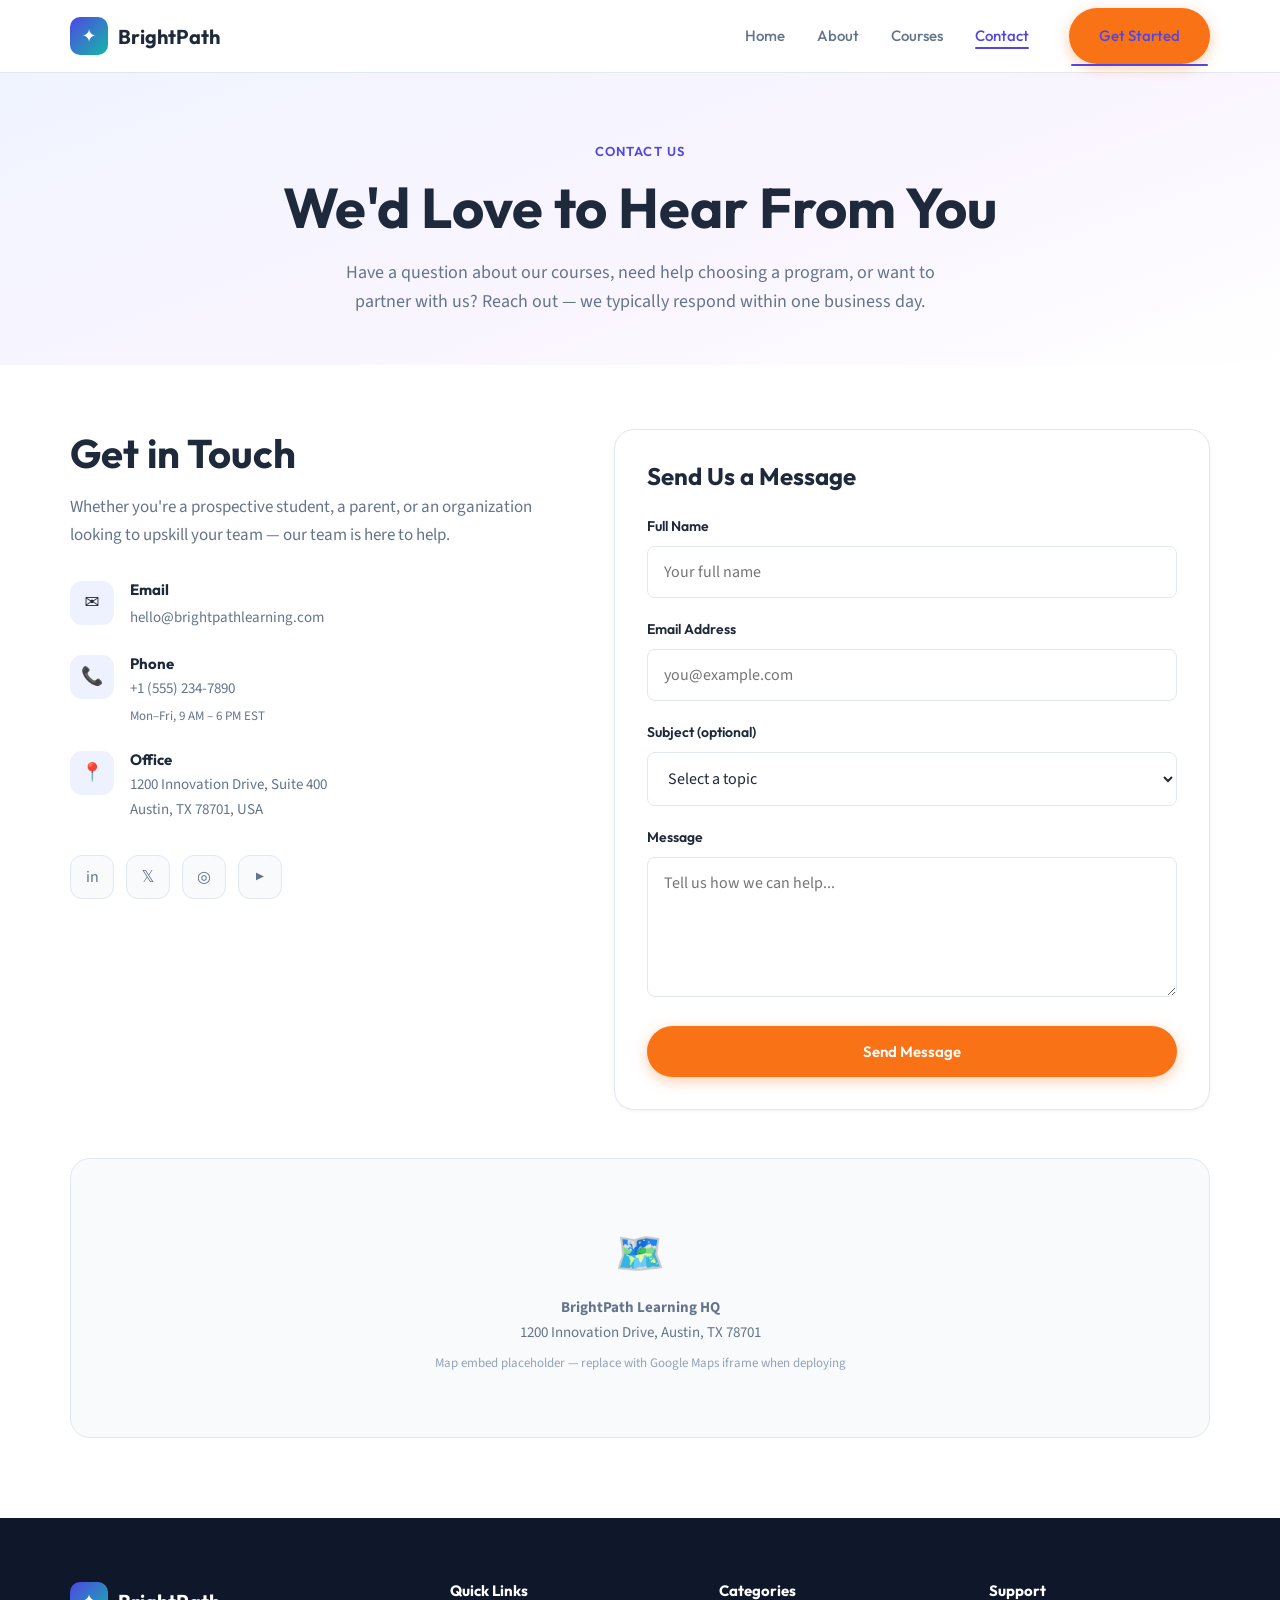
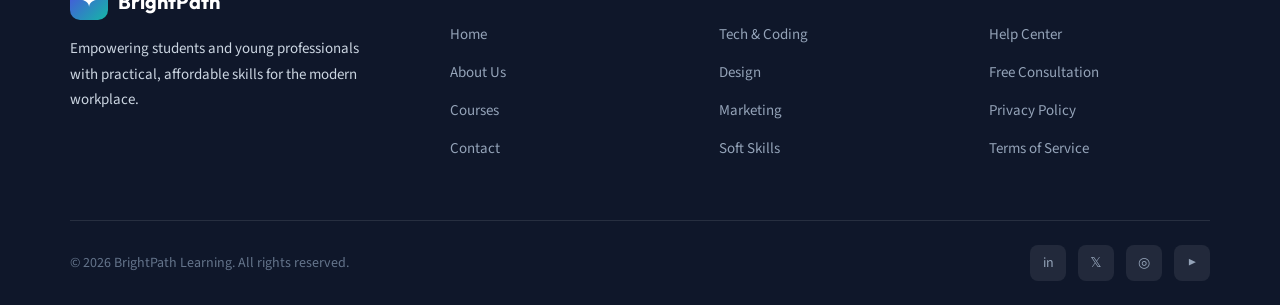
<file: contact.html>
<!DOCTYPE html>
<html lang="en">
<head>
  <meta charset="UTF-8">
  <meta name="viewport" content="width=device-width, initial-scale=1.0">
  <meta name="description" content="Get in touch with BrightPath Learning. Book a free consultation, ask questions, or reach our support team.">
  <title>Contact Us | BrightPath Learning</title>
  <link rel="preconnect" href="https://fonts.googleapis.com">
  <link rel="preconnect" href="https://fonts.gstatic.com" crossorigin>
  <link href="https://fonts.googleapis.com/css2?family=Outfit:wght@500;600;700&family=Source+Sans+3:wght@400;500;600&display=swap" rel="stylesheet">
  <link rel="stylesheet" href="styles.css">
</head>
<body>

  <header class="site-header">
    <div class="container nav">
      <a href="index.html" class="logo">
        <span class="logo-icon" aria-hidden="true">✦</span>
        BrightPath
      </a>
      <button class="nav-toggle" aria-label="Toggle navigation" aria-expanded="false">
        <span></span><span></span><span></span>
      </button>
      <ul class="nav-links">
        <li><a href="index.html">Home</a></li>
        <li><a href="about.html">About</a></li>
        <li><a href="courses.html">Courses</a></li>
        <li><a href="contact.html">Contact</a></li>
        <li><a href="contact.html" class="btn btn-primary nav-cta">Get Started</a></li>
      </ul>
    </div>
  </header>

  <main>
    <section class="page-hero">
      <div class="container">
        <span class="section-label">Contact Us</span>
        <h1>We'd Love to Hear From You</h1>
        <p>Have a question about our courses, need help choosing a program, or want to partner with us? Reach out — we typically respond within one business day.</p>
      </div>
    </section>

    <section class="contact-section">
      <div class="container contact-grid">
        <div class="contact-info">
          <h2>Get in Touch</h2>
          <p>Whether you're a prospective student, a parent, or an organization looking to upskill your team — our team is here to help.</p>

          <div class="contact-detail">
            <div class="contact-detail-icon" aria-hidden="true">✉️</div>
            <div>
              <h4>Email</h4>
              <a href="mailto:hello@brightpathlearning.com">hello@brightpathlearning.com</a>
            </div>
          </div>

          <div class="contact-detail">
            <div class="contact-detail-icon" aria-hidden="true">📞</div>
            <div>
              <h4>Phone</h4>
              <p>+1 (555) 234-7890</p>
              <p style="font-size: 0.8125rem; margin-top: 0.25rem;">Mon–Fri, 9 AM – 6 PM EST</p>
            </div>
          </div>

          <div class="contact-detail">
            <div class="contact-detail-icon" aria-hidden="true">📍</div>
            <div>
              <h4>Office</h4>
              <p>1200 Innovation Drive, Suite 400<br>Austin, TX 78701, USA</p>
            </div>
          </div>

          <div class="social-links">
            <a href="#" class="social-link" aria-label="LinkedIn">in</a>
            <a href="#" class="social-link" aria-label="Twitter">𝕏</a>
            <a href="#" class="social-link" aria-label="Instagram">◎</a>
            <a href="#" class="social-link" aria-label="YouTube">▶</a>
          </div>
        </div>

        <div class="contact-form-wrapper">
          <h2>Send Us a Message</h2>
          <div id="form-success" class="form-success" role="alert">
            Thank you! Your message has been received. We'll get back to you within one business day.
          </div>
          <form id="contact-form" novalidate>
            <div class="form-group">
              <label for="name">Full Name</label>
              <input type="text" id="name" name="name" placeholder="Your full name" required autocomplete="name">
              <p class="form-error">Please enter your name (at least 2 characters).</p>
            </div>
            <div class="form-group">
              <label for="email">Email Address</label>
              <input type="email" id="email" name="email" placeholder="you@example.com" required autocomplete="email">
              <p class="form-error">Please enter a valid email address.</p>
            </div>
            <div class="form-group">
              <label for="subject">Subject (optional)</label>
              <select id="subject" name="subject">
                <option value="">Select a topic</option>
                <option value="courses">Course inquiry</option>
                <option value="consultation">Free consultation</option>
                <option value="support">Technical support</option>
                <option value="partnership">Partnership / bulk enrollment</option>
                <option value="other">Other</option>
              </select>
            </div>
            <div class="form-group">
              <label for="message">Message</label>
              <textarea id="message" name="message" placeholder="Tell us how we can help..." required></textarea>
              <p class="form-error">Please enter a message (at least 2 characters).</p>
            </div>
            <button type="submit" class="btn btn-primary" style="width: 100%;">Send Message</button>
          </form>
        </div>
      </div>

      <div class="container">
        <div class="map-placeholder" aria-label="Map showing BrightPath Learning office location">
          <div class="map-placeholder-inner">
            <span aria-hidden="true">🗺️</span>
            <p><strong>BrightPath Learning HQ</strong><br>1200 Innovation Drive, Austin, TX 78701</p>
            <p style="font-size: 0.8125rem; margin-top: 0.5rem; color: var(--color-text-light);">Map embed placeholder — replace with Google Maps iframe when deploying</p>
          </div>
        </div>
      </div>
    </section>
  </main>

  <footer class="site-footer">
    <div class="container footer-grid">
      <div class="footer-brand">
        <a href="index.html" class="logo">
          <span class="logo-icon" aria-hidden="true">✦</span>
          BrightPath
        </a>
        <p>Empowering students and young professionals with practical, affordable skills for the modern workplace.</p>
      </div>
      <div class="footer-col">
        <h4>Quick Links</h4>
        <ul>
          <li><a href="index.html">Home</a></li>
          <li><a href="about.html">About Us</a></li>
          <li><a href="courses.html">Courses</a></li>
          <li><a href="contact.html">Contact</a></li>
        </ul>
      </div>
      <div class="footer-col">
        <h4>Categories</h4>
        <ul>
          <li><a href="courses.html">Tech &amp; Coding</a></li>
          <li><a href="courses.html">Design</a></li>
          <li><a href="courses.html">Marketing</a></li>
          <li><a href="courses.html">Soft Skills</a></li>
        </ul>
      </div>
      <div class="footer-col">
        <h4>Support</h4>
        <ul>
          <li><a href="contact.html">Help Center</a></li>
          <li><a href="contact.html">Free Consultation</a></li>
          <li><a href="#">Privacy Policy</a></li>
          <li><a href="#">Terms of Service</a></li>
        </ul>
      </div>
    </div>
    <div class="container footer-bottom">
      <p>&copy; 2026 BrightPath Learning. All rights reserved.</p>
      <div class="footer-social">
        <a href="#" aria-label="LinkedIn">in</a>
        <a href="#" aria-label="Twitter">𝕏</a>
        <a href="#" aria-label="Instagram">◎</a>
        <a href="#" aria-label="YouTube">▶</a>
      </div>
    </div>
  </footer>

  <script src="main.js"></script>
</body>
</html>
</file>
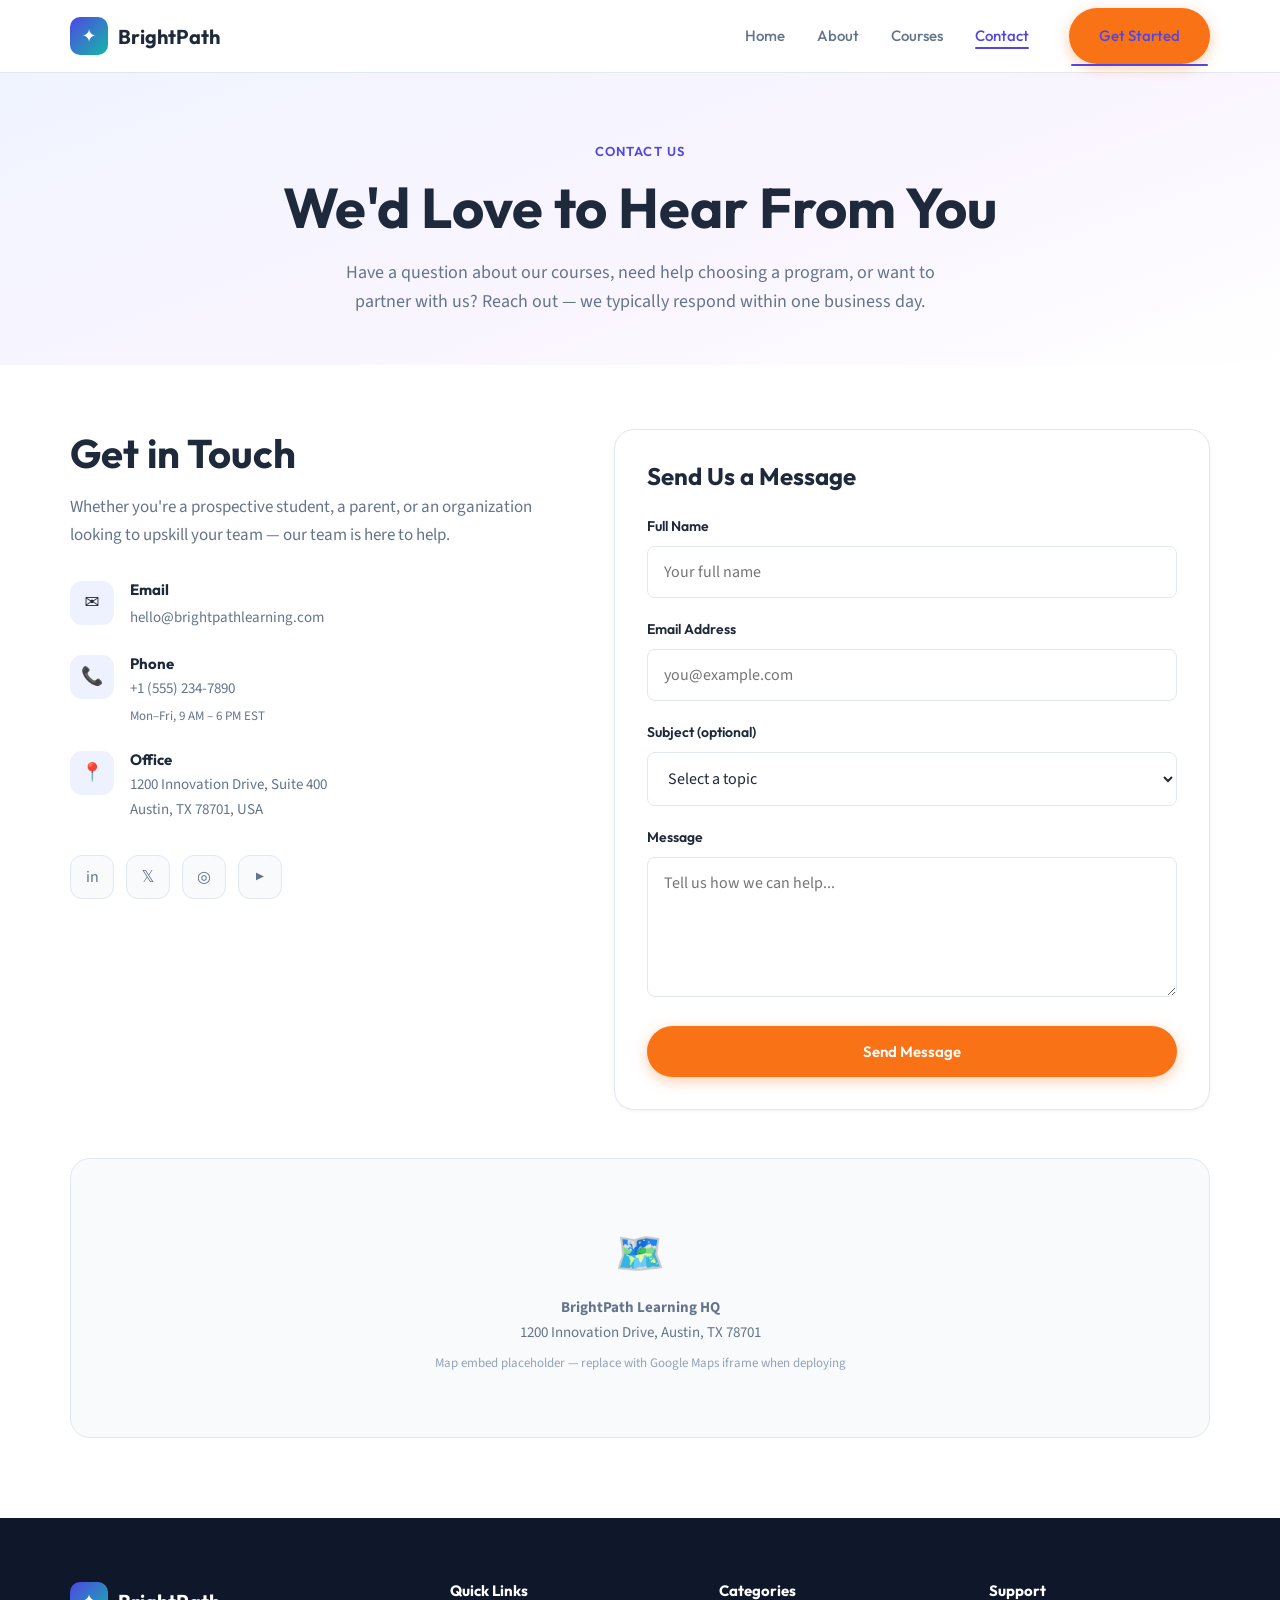
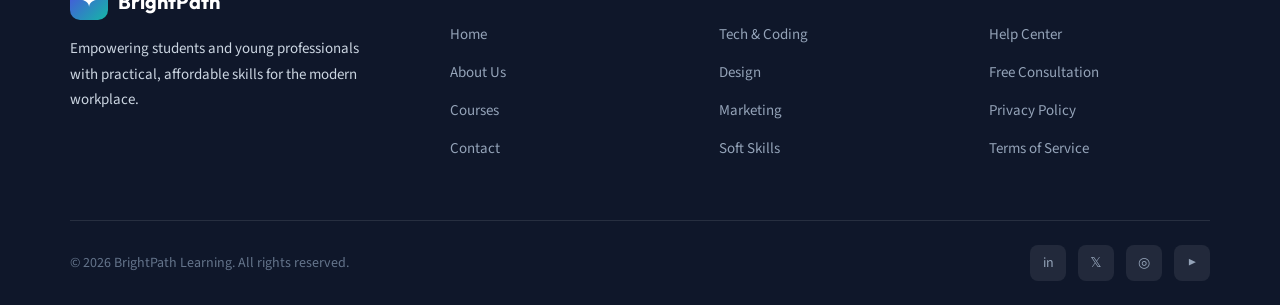
<file: brightpath-learning/contact.html>
<!DOCTYPE html>
<html lang="en">
<head>
  <meta charset="UTF-8">
  <meta name="viewport" content="width=device-width, initial-scale=1.0">
  <meta name="description" content="Get in touch with BrightPath Learning. Book a free consultation, ask questions, or reach our support team.">
  <title>Contact Us | BrightPath Learning</title>
  <link rel="preconnect" href="https://fonts.googleapis.com">
  <link rel="preconnect" href="https://fonts.gstatic.com" crossorigin>
  <link href="https://fonts.googleapis.com/css2?family=Outfit:wght@500;600;700&family=Source+Sans+3:wght@400;500;600&display=swap" rel="stylesheet">
  <link rel="stylesheet" href="css/styles.css">
</head>
<body>

  <header class="site-header">
    <div class="container nav">
      <a href="index.html" class="logo">
        <span class="logo-icon" aria-hidden="true">✦</span>
        BrightPath
      </a>
      <button class="nav-toggle" aria-label="Toggle navigation" aria-expanded="false">
        <span></span><span></span><span></span>
      </button>
      <ul class="nav-links">
        <li><a href="index.html">Home</a></li>
        <li><a href="about.html">About</a></li>
        <li><a href="courses.html">Courses</a></li>
        <li><a href="contact.html">Contact</a></li>
        <li><a href="contact.html" class="btn btn-primary nav-cta">Get Started</a></li>
      </ul>
    </div>
  </header>

  <main>
    <section class="page-hero">
      <div class="container">
        <span class="section-label">Contact Us</span>
        <h1>We'd Love to Hear From You</h1>
        <p>Have a question about our courses, need help choosing a program, or want to partner with us? Reach out — we typically respond within one business day.</p>
      </div>
    </section>

    <section class="contact-section">
      <div class="container contact-grid">
        <div class="contact-info">
          <h2>Get in Touch</h2>
          <p>Whether you're a prospective student, a parent, or an organization looking to upskill your team — our team is here to help.</p>

          <div class="contact-detail">
            <div class="contact-detail-icon" aria-hidden="true">✉️</div>
            <div>
              <h4>Email</h4>
              <a href="mailto:hello@brightpathlearning.com">hello@brightpathlearning.com</a>
            </div>
          </div>

          <div class="contact-detail">
            <div class="contact-detail-icon" aria-hidden="true">📞</div>
            <div>
              <h4>Phone</h4>
              <p>+1 (555) 234-7890</p>
              <p style="font-size: 0.8125rem; margin-top: 0.25rem;">Mon–Fri, 9 AM – 6 PM EST</p>
            </div>
          </div>

          <div class="contact-detail">
            <div class="contact-detail-icon" aria-hidden="true">📍</div>
            <div>
              <h4>Office</h4>
              <p>1200 Innovation Drive, Suite 400<br>Austin, TX 78701, USA</p>
            </div>
          </div>

          <div class="social-links">
            <a href="#" class="social-link" aria-label="LinkedIn">in</a>
            <a href="#" class="social-link" aria-label="Twitter">𝕏</a>
            <a href="#" class="social-link" aria-label="Instagram">◎</a>
            <a href="#" class="social-link" aria-label="YouTube">▶</a>
          </div>
        </div>

        <div class="contact-form-wrapper">
          <h2>Send Us a Message</h2>
          <div id="form-success" class="form-success" role="alert">
            Thank you! Your message has been received. We'll get back to you within one business day.
          </div>
          <form id="contact-form" novalidate>
            <div class="form-group">
              <label for="name">Full Name</label>
              <input type="text" id="name" name="name" placeholder="Your full name" required autocomplete="name">
              <p class="form-error">Please enter your name (at least 2 characters).</p>
            </div>
            <div class="form-group">
              <label for="email">Email Address</label>
              <input type="email" id="email" name="email" placeholder="you@example.com" required autocomplete="email">
              <p class="form-error">Please enter a valid email address.</p>
            </div>
            <div class="form-group">
              <label for="subject">Subject (optional)</label>
              <select id="subject" name="subject">
                <option value="">Select a topic</option>
                <option value="courses">Course inquiry</option>
                <option value="consultation">Free consultation</option>
                <option value="support">Technical support</option>
                <option value="partnership">Partnership / bulk enrollment</option>
                <option value="other">Other</option>
              </select>
            </div>
            <div class="form-group">
              <label for="message">Message</label>
              <textarea id="message" name="message" placeholder="Tell us how we can help..." required></textarea>
              <p class="form-error">Please enter a message (at least 2 characters).</p>
            </div>
            <button type="submit" class="btn btn-primary" style="width: 100%;">Send Message</button>
          </form>
        </div>
      </div>

      <div class="container">
        <div class="map-placeholder" aria-label="Map showing BrightPath Learning office location">
          <div class="map-placeholder-inner">
            <span aria-hidden="true">🗺️</span>
            <p><strong>BrightPath Learning HQ</strong><br>1200 Innovation Drive, Austin, TX 78701</p>
            <p style="font-size: 0.8125rem; margin-top: 0.5rem; color: var(--color-text-light);">Map embed placeholder — replace with Google Maps iframe when deploying</p>
          </div>
        </div>
      </div>
    </section>
  </main>

  <footer class="site-footer">
    <div class="container footer-grid">
      <div class="footer-brand">
        <a href="index.html" class="logo">
          <span class="logo-icon" aria-hidden="true">✦</span>
          BrightPath
        </a>
        <p>Empowering students and young professionals with practical, affordable skills for the modern workplace.</p>
      </div>
      <div class="footer-col">
        <h4>Quick Links</h4>
        <ul>
          <li><a href="index.html">Home</a></li>
          <li><a href="about.html">About Us</a></li>
          <li><a href="courses.html">Courses</a></li>
          <li><a href="contact.html">Contact</a></li>
        </ul>
      </div>
      <div class="footer-col">
        <h4>Categories</h4>
        <ul>
          <li><a href="courses.html">Tech &amp; Coding</a></li>
          <li><a href="courses.html">Design</a></li>
          <li><a href="courses.html">Marketing</a></li>
          <li><a href="courses.html">Soft Skills</a></li>
        </ul>
      </div>
      <div class="footer-col">
        <h4>Support</h4>
        <ul>
          <li><a href="contact.html">Help Center</a></li>
          <li><a href="contact.html">Free Consultation</a></li>
          <li><a href="#">Privacy Policy</a></li>
          <li><a href="#">Terms of Service</a></li>
        </ul>
      </div>
    </div>
    <div class="container footer-bottom">
      <p>&copy; 2026 BrightPath Learning. All rights reserved.</p>
      <div class="footer-social">
        <a href="#" aria-label="LinkedIn">in</a>
        <a href="#" aria-label="Twitter">𝕏</a>
        <a href="#" aria-label="Instagram">◎</a>
        <a href="#" aria-label="YouTube">▶</a>
      </div>
    </div>
  </footer>

  <script src="js/main.js"></script>
</body>
</html>
</file>
<file: styles.css>
/* BrightPath Learning — Global Styles */

:root {
  --color-primary: #4f46e5;
  --color-primary-dark: #4338ca;
  --color-primary-light: #eef2ff;
  --color-accent: #f97316;
  --color-accent-dark: #ea580c;
  --color-accent-light: #fff7ed;
  --color-teal: #14b8a6;
  --color-teal-dark: #0d9488;

  --color-text: #1e293b;
  --color-text-muted: #64748b;
  --color-text-light: #94a3b8;
  --color-bg: #ffffff;
  --color-bg-alt: #f8fafc;
  --color-bg-dark: #0f172a;
  --color-border: #e2e8f0;

  --font-heading: "Outfit", system-ui, sans-serif;
  --font-body: "Source Sans 3", system-ui, sans-serif;

  --shadow-sm: 0 1px 3px rgba(15, 23, 42, 0.06);
  --shadow-md: 0 4px 16px rgba(15, 23, 42, 0.08);
  --shadow-lg: 0 12px 40px rgba(15, 23, 42, 0.12);
  --radius-sm: 8px;
  --radius-md: 12px;
  --radius-lg: 20px;
  --radius-full: 9999px;

  --nav-height: 72px;
  --container: 1140px;
  --transition: 0.22s ease;
}

*,
*::before,
*::after {
  box-sizing: border-box;
  margin: 0;
  padding: 0;
}

html {
  scroll-behavior: smooth;
}

body {
  font-family: var(--font-body);
  font-size: 1.0625rem;
  line-height: 1.65;
  color: var(--color-text);
  background: var(--color-bg);
  -webkit-font-smoothing: antialiased;
}

img {
  max-width: 100%;
  height: auto;
  display: block;
}

a {
  color: inherit;
  text-decoration: none;
}

ul {
  list-style: none;
}

.container {
  width: min(100% - 2rem, var(--container));
  margin-inline: auto;
}

/* Typography */
h1, h2, h3, h4 {
  font-family: var(--font-heading);
  font-weight: 700;
  line-height: 1.2;
  color: var(--color-text);
}

h1 { font-size: clamp(2.25rem, 5vw, 3.5rem); }
h2 { font-size: clamp(1.75rem, 3.5vw, 2.5rem); }
h3 { font-size: clamp(1.125rem, 2vw, 1.375rem); }

.section-label {
  display: inline-block;
  font-family: var(--font-heading);
  font-size: 0.8125rem;
  font-weight: 600;
  letter-spacing: 0.08em;
  text-transform: uppercase;
  color: var(--color-primary);
  margin-bottom: 0.75rem;
}

.section-header {
  text-align: center;
  max-width: 640px;
  margin-inline: auto;
  margin-bottom: 3rem;
}

.section-header p {
  margin-top: 1rem;
  color: var(--color-text-muted);
  font-size: 1.125rem;
}

/* Buttons */
.btn {
  display: inline-flex;
  align-items: center;
  justify-content: center;
  gap: 0.5rem;
  padding: 0.875rem 1.75rem;
  font-family: var(--font-heading);
  font-size: 0.9375rem;
  font-weight: 600;
  border-radius: var(--radius-full);
  border: 2px solid transparent;
  cursor: pointer;
  transition: transform var(--transition), box-shadow var(--transition), background var(--transition), color var(--transition);
}

.btn:hover {
  transform: translateY(-2px);
}

.btn-primary {
  background: var(--color-accent);
  color: #fff;
  box-shadow: 0 4px 14px rgba(249, 115, 22, 0.35);
}

.btn-primary:hover {
  background: var(--color-accent-dark);
  box-shadow: 0 6px 20px rgba(249, 115, 22, 0.4);
}

.btn-secondary {
  background: var(--color-primary);
  color: #fff;
  box-shadow: 0 4px 14px rgba(79, 70, 229, 0.3);
}

.btn-secondary:hover {
  background: var(--color-primary-dark);
}

.btn-outline {
  background: transparent;
  color: var(--color-primary);
  border-color: var(--color-primary);
}

.btn-outline:hover {
  background: var(--color-primary-light);
  transform: translateY(-2px);
}

.btn-ghost {
  background: rgba(255, 255, 255, 0.15);
  color: #fff;
  border-color: rgba(255, 255, 255, 0.35);
  backdrop-filter: blur(8px);
}

.btn-ghost:hover {
  background: rgba(255, 255, 255, 0.25);
}

/* Navigation */
.site-header {
  position: sticky;
  top: 0;
  z-index: 100;
  background: rgba(255, 255, 255, 0.92);
  backdrop-filter: blur(12px);
  border-bottom: 1px solid var(--color-border);
}

.nav {
  display: flex;
  align-items: center;
  justify-content: space-between;
  height: var(--nav-height);
}

.logo {
  display: flex;
  align-items: center;
  gap: 0.625rem;
  font-family: var(--font-heading);
  font-weight: 700;
  font-size: 1.25rem;
  color: var(--color-text);
}

.logo-icon {
  width: 38px;
  height: 38px;
  background: linear-gradient(135deg, var(--color-primary), var(--color-teal));
  border-radius: 10px;
  display: flex;
  align-items: center;
  justify-content: center;
  color: #fff;
  font-size: 1.125rem;
}

.nav-links {
  display: flex;
  align-items: center;
  gap: 2rem;
}

.nav-links a {
  font-family: var(--font-heading);
  font-size: 0.9375rem;
  font-weight: 500;
  color: var(--color-text-muted);
  transition: color var(--transition);
  position: relative;
}

.nav-links a::after {
  content: "";
  position: absolute;
  bottom: -4px;
  left: 0;
  width: 0;
  height: 2px;
  background: var(--color-primary);
  border-radius: 2px;
  transition: width var(--transition);
}

.nav-links a:hover,
.nav-links a.active {
  color: var(--color-primary);
}

.nav-links a:hover::after,
.nav-links a.active::after {
  width: 100%;
}

.nav-cta {
  margin-left: 0.5rem;
}

.nav-toggle {
  display: none;
  flex-direction: column;
  gap: 5px;
  background: none;
  border: none;
  cursor: pointer;
  padding: 0.5rem;
}

.nav-toggle span {
  display: block;
  width: 24px;
  height: 2px;
  background: var(--color-text);
  border-radius: 2px;
  transition: transform var(--transition), opacity var(--transition);
}

/* Hero */
.hero {
  position: relative;
  padding: 5rem 0 6rem;
  overflow: hidden;
  background: linear-gradient(160deg, #f0f4ff 0%, #faf5ff 40%, #fff7ed 100%);
}

.hero::before {
  content: "";
  position: absolute;
  top: -120px;
  right: -80px;
  width: 500px;
  height: 500px;
  background: radial-gradient(circle, rgba(79, 70, 229, 0.12) 0%, transparent 70%);
  border-radius: 50%;
  pointer-events: none;
}

.hero::after {
  content: "";
  position: absolute;
  bottom: -100px;
  left: -60px;
  width: 400px;
  height: 400px;
  background: radial-gradient(circle, rgba(20, 184, 166, 0.1) 0%, transparent 70%);
  border-radius: 50%;
  pointer-events: none;
}

.hero-grid {
  display: grid;
  grid-template-columns: 1fr 1fr;
  gap: 3rem;
  align-items: center;
  position: relative;
  z-index: 1;
}

.hero-content {
  max-width: 560px;
}

.hero-badge {
  display: inline-flex;
  align-items: center;
  gap: 0.5rem;
  padding: 0.375rem 1rem;
  background: #fff;
  border: 1px solid var(--color-border);
  border-radius: var(--radius-full);
  font-size: 0.875rem;
  font-weight: 500;
  color: var(--color-text-muted);
  margin-bottom: 1.5rem;
  box-shadow: var(--shadow-sm);
}

.hero-badge-dot {
  width: 8px;
  height: 8px;
  background: var(--color-teal);
  border-radius: 50%;
  animation: pulse 2s infinite;
}

@keyframes pulse {
  0%, 100% { opacity: 1; }
  50% { opacity: 0.5; }
}

.hero h1 {
  margin-bottom: 1.25rem;
}

.hero h1 span {
  background: linear-gradient(135deg, var(--color-primary), var(--color-teal));
  -webkit-background-clip: text;
  -webkit-text-fill-color: transparent;
  background-clip: text;
}

.hero-text {
  font-size: 1.2rem;
  color: var(--color-text-muted);
  margin-bottom: 2rem;
  max-width: 480px;
}

.hero-actions {
  display: flex;
  flex-wrap: wrap;
  gap: 1rem;
  margin-bottom: 2.5rem;
}

.hero-trust {
  display: flex;
  align-items: center;
  gap: 1rem;
}

.hero-avatars {
  display: flex;
}

.hero-avatars img {
  width: 40px;
  height: 40px;
  border-radius: 50%;
  border: 2px solid #fff;
  margin-left: -10px;
  object-fit: cover;
}

.hero-avatars img:first-child {
  margin-left: 0;
}

.hero-trust p {
  font-size: 0.875rem;
  color: var(--color-text-muted);
}

.hero-trust strong {
  color: var(--color-text);
}

.hero-visual {
  position: relative;
}

.hero-card {
  background: #fff;
  border-radius: var(--radius-lg);
  box-shadow: var(--shadow-lg);
  overflow: hidden;
  border: 1px solid var(--color-border);
}

.hero-card-header {
  background: linear-gradient(135deg, var(--color-primary), #7c3aed);
  padding: 1.5rem;
  color: #fff;
}

.hero-card-header h3 {
  color: #fff;
  font-size: 1rem;
  margin-bottom: 0.25rem;
}

.hero-card-header p {
  font-size: 0.875rem;
  opacity: 0.85;
}

.hero-card-body {
  padding: 1.25rem;
}

.hero-progress-item {
  margin-bottom: 1rem;
}

.hero-progress-item:last-child {
  margin-bottom: 0;
}

.hero-progress-label {
  display: flex;
  justify-content: space-between;
  font-size: 0.8125rem;
  margin-bottom: 0.375rem;
}

.hero-progress-bar {
  height: 8px;
  background: var(--color-bg-alt);
  border-radius: var(--radius-full);
  overflow: hidden;
}

.hero-progress-fill {
  height: 100%;
  border-radius: var(--radius-full);
  background: linear-gradient(90deg, var(--color-teal), var(--color-primary));
}

.hero-float-card {
  position: absolute;
  background: #fff;
  border-radius: var(--radius-md);
  padding: 0.875rem 1.125rem;
  box-shadow: var(--shadow-md);
  border: 1px solid var(--color-border);
  font-size: 0.875rem;
  display: flex;
  align-items: center;
  gap: 0.625rem;
}

.hero-float-card.top {
  top: -16px;
  right: -20px;
}

.hero-float-card.bottom {
  bottom: 24px;
  left: -24px;
}

.float-icon {
  width: 36px;
  height: 36px;
  border-radius: 10px;
  display: flex;
  align-items: center;
  justify-content: center;
  font-size: 1.125rem;
}

.float-icon.green { background: #d1fae5; }
.float-icon.orange { background: var(--color-accent-light); }

/* Stats strip */
.stats-strip {
  background: var(--color-bg-dark);
  padding: 2.5rem 0;
}

.stats-grid {
  display: grid;
  grid-template-columns: repeat(4, 1fr);
  gap: 2rem;
  text-align: center;
}

.stat-item h3 {
  font-size: clamp(1.75rem, 3vw, 2.25rem);
  color: #fff;
  margin-bottom: 0.25rem;
}

.stat-item p {
  font-size: 0.9375rem;
  color: var(--color-text-light);
}

/* Benefits */
.benefits {
  padding: 5rem 0;
  background: var(--color-bg);
}

.benefits-grid {
  display: grid;
  grid-template-columns: repeat(4, 1fr);
  gap: 1.5rem;
}

.benefit-card {
  padding: 2rem 1.5rem;
  background: var(--color-bg-alt);
  border-radius: var(--radius-md);
  border: 1px solid var(--color-border);
  transition: transform var(--transition), box-shadow var(--transition), border-color var(--transition);
}

.benefit-card:hover {
  transform: translateY(-4px);
  box-shadow: var(--shadow-md);
  border-color: var(--color-primary-light);
}

.benefit-icon {
  width: 52px;
  height: 52px;
  border-radius: 14px;
  display: flex;
  align-items: center;
  justify-content: center;
  font-size: 1.5rem;
  margin-bottom: 1.25rem;
}

.benefit-icon.purple { background: var(--color-primary-light); }
.benefit-icon.teal { background: #ccfbf1; }
.benefit-icon.orange { background: var(--color-accent-light); }
.benefit-icon.blue { background: #dbeafe; }

.benefit-card h3 {
  margin-bottom: 0.625rem;
}

.benefit-card p {
  font-size: 0.9375rem;
  color: var(--color-text-muted);
}

/* Course cards */
.featured-courses,
.courses-section {
  padding: 5rem 0;
}

.featured-courses {
  background: var(--color-bg-alt);
}

.courses-grid {
  display: grid;
  grid-template-columns: repeat(4, 1fr);
  gap: 1.5rem;
}

.course-card {
  background: #fff;
  border-radius: var(--radius-md);
  border: 1px solid var(--color-border);
  overflow: hidden;
  transition: transform var(--transition), box-shadow var(--transition);
  display: flex;
  flex-direction: column;
}

.course-card:hover {
  transform: translateY(-6px);
  box-shadow: var(--shadow-lg);
}

.course-card-image {
  height: 140px;
  display: flex;
  align-items: center;
  justify-content: center;
  font-size: 2.5rem;
  position: relative;
  color: #fff;
}

.course-card-image.tech { background: linear-gradient(135deg, #4f46e5, #7c3aed); }
.course-card-image.design { background: linear-gradient(135deg, #ec4899, #f97316); }
.course-card-image.marketing { background: linear-gradient(135deg, #14b8a6, #06b6d4); }
.course-card-image.soft { background: linear-gradient(135deg, #8b5cf6, #6366f1); }

.course-card-badge {
  position: absolute;
  top: 12px;
  left: 12px;
  padding: 0.25rem 0.75rem;
  background: rgba(255, 255, 255, 0.9);
  border-radius: var(--radius-full);
  font-size: 0.75rem;
  font-weight: 600;
  font-family: var(--font-heading);
  color: var(--color-text);
}

.course-card-body {
  padding: 1.25rem;
  flex: 1;
  display: flex;
  flex-direction: column;
}

.course-card-body h3 {
  margin-bottom: 0.5rem;
  font-size: 1.0625rem;
}

.course-card-meta {
  display: flex;
  flex-wrap: wrap;
  gap: 0.75rem;
  font-size: 0.8125rem;
  color: var(--color-text-muted);
  margin-bottom: 1rem;
}

.course-card-meta span {
  display: flex;
  align-items: center;
  gap: 0.25rem;
}

.course-card-price {
  margin-top: auto;
  display: flex;
  align-items: center;
  justify-content: space-between;
  padding-top: 1rem;
  border-top: 1px solid var(--color-border);
}

.course-card-price .price {
  font-family: var(--font-heading);
  font-size: 1.25rem;
  font-weight: 700;
  color: var(--color-primary);
}

.course-card-price .price-note {
  font-size: 0.75rem;
  color: var(--color-text-muted);
  font-weight: 400;
}

/* Testimonials */
.testimonials {
  padding: 5rem 0;
  background: var(--color-bg);
}

.testimonials-grid {
  display: grid;
  grid-template-columns: repeat(3, 1fr);
  gap: 1.5rem;
}

.testimonial-card {
  padding: 2rem;
  background: var(--color-bg-alt);
  border-radius: var(--radius-md);
  border: 1px solid var(--color-border);
  position: relative;
}

.testimonial-quote {
  font-size: 2.5rem;
  line-height: 1;
  color: var(--color-primary);
  opacity: 0.25;
  position: absolute;
  top: 1rem;
  right: 1.5rem;
  font-family: Georgia, serif;
}

.testimonial-card blockquote {
  font-size: 1rem;
  color: var(--color-text);
  margin-bottom: 1.5rem;
  position: relative;
  z-index: 1;
}

.testimonial-author {
  display: flex;
  align-items: center;
  gap: 0.875rem;
}

.testimonial-author img {
  width: 48px;
  height: 48px;
  border-radius: 50%;
  object-fit: cover;
}

.testimonial-author h4 {
  font-size: 0.9375rem;
  font-family: var(--font-heading);
}

.testimonial-author p {
  font-size: 0.8125rem;
  color: var(--color-text-muted);
}

.stars {
  color: #fbbf24;
  font-size: 0.875rem;
  margin-bottom: 1rem;
  letter-spacing: 2px;
}

/* CTA Banner */
.cta-banner {
  padding: 5rem 0;
  background: var(--color-bg-alt);
}

.cta-banner-inner {
  background: linear-gradient(135deg, var(--color-primary) 0%, #7c3aed 50%, var(--color-teal) 100%);
  border-radius: var(--radius-lg);
  padding: 4rem 3rem;
  text-align: center;
  color: #fff;
  position: relative;
  overflow: hidden;
}

.cta-banner-inner::before {
  content: "";
  position: absolute;
  inset: 0;
  background: url("data:image/svg+xml,%3Csvg width='60' height='60' viewBox='0 0 60 60' xmlns='http://www.w3.org/2000/svg'%3E%3Cg fill='none' fill-rule='evenodd'%3E%3Cg fill='%23ffffff' fill-opacity='0.05'%3E%3Cpath d='M36 34v-4h-2v4h-4v2h4v4h2v-4h4v-2h-4zm0-30V0h-2v4h-4v2h4v4h2V6h4V4h-4zM6 34v-4H4v4H0v2h4v4h2v-4h4v-2H6zM6 4V0H4v4H0v2h4v4h2V6h4V4H6z'/%3E%3C/g%3E%3C/g%3E%3C/svg%3E");
  pointer-events: none;
}

.cta-banner-inner h2 {
  color: #fff;
  margin-bottom: 1rem;
  position: relative;
}

.cta-banner-inner p {
  font-size: 1.125rem;
  opacity: 0.9;
  max-width: 520px;
  margin: 0 auto 2rem;
  position: relative;
}

.cta-banner-inner .btn {
  position: relative;
}

/* Page hero (inner pages) */
.page-hero {
  padding: 4rem 0 3rem;
  background: linear-gradient(160deg, #f0f4ff 0%, #faf5ff 60%, #fff 100%);
  text-align: center;
}

.page-hero h1 {
  margin-bottom: 1rem;
}

.page-hero p {
  font-size: 1.125rem;
  color: var(--color-text-muted);
  max-width: 600px;
  margin-inline: auto;
}

/* About page */
.about-story {
  padding: 5rem 0;
}

.about-story-grid {
  display: grid;
  grid-template-columns: 1fr 1fr;
  gap: 4rem;
  align-items: center;
}

.about-story-image {
  border-radius: var(--radius-lg);
  overflow: hidden;
  aspect-ratio: 4/3;
  background: linear-gradient(135deg, var(--color-primary-light), #ede9fe);
  display: flex;
  align-items: center;
  justify-content: center;
  font-size: 5rem;
  border: 1px solid var(--color-border);
}

.about-story-content h2 {
  margin-bottom: 1.25rem;
}

.about-story-content p {
  color: var(--color-text-muted);
  margin-bottom: 1rem;
}

.values {
  padding: 5rem 0;
  background: var(--color-bg-alt);
}

.values-grid {
  display: grid;
  grid-template-columns: repeat(4, 1fr);
  gap: 1.5rem;
}

.value-card {
  text-align: center;
  padding: 2rem 1.25rem;
  background: #fff;
  border-radius: var(--radius-md);
  border: 1px solid var(--color-border);
  transition: transform var(--transition), box-shadow var(--transition);
}

.value-card:hover {
  transform: translateY(-4px);
  box-shadow: var(--shadow-md);
}

.value-number {
  width: 48px;
  height: 48px;
  margin: 0 auto 1rem;
  background: var(--color-primary);
  color: #fff;
  border-radius: 50%;
  display: flex;
  align-items: center;
  justify-content: center;
  font-family: var(--font-heading);
  font-weight: 700;
  font-size: 1.125rem;
}

.value-card h3 {
  margin-bottom: 0.5rem;
}

.value-card p {
  font-size: 0.9375rem;
  color: var(--color-text-muted);
}

.how-it-works {
  padding: 5rem 0;
}

.steps-grid {
  display: grid;
  grid-template-columns: repeat(3, 1fr);
  gap: 2rem;
  position: relative;
}

.steps-grid::before {
  content: "";
  position: absolute;
  top: 48px;
  left: 16%;
  right: 16%;
  height: 2px;
  background: linear-gradient(90deg, var(--color-primary), var(--color-teal));
  opacity: 0.2;
}

.step-card {
  text-align: center;
  position: relative;
  z-index: 1;
}

.step-icon {
  width: 96px;
  height: 96px;
  margin: 0 auto 1.5rem;
  background: #fff;
  border: 2px solid var(--color-primary-light);
  border-radius: 50%;
  display: flex;
  align-items: center;
  justify-content: center;
  font-size: 2.25rem;
  box-shadow: var(--shadow-sm);
}

.step-card h3 {
  margin-bottom: 0.625rem;
}

.step-card p {
  font-size: 0.9375rem;
  color: var(--color-text-muted);
  max-width: 280px;
  margin-inline: auto;
}

.team {
  padding: 5rem 0;
  background: var(--color-bg-alt);
}

.team-grid {
  display: grid;
  grid-template-columns: repeat(4, 1fr);
  gap: 1.5rem;
}

.team-card {
  background: #fff;
  border-radius: var(--radius-md);
  border: 1px solid var(--color-border);
  overflow: hidden;
  text-align: center;
  transition: transform var(--transition), box-shadow var(--transition);
}

.team-card:hover {
  transform: translateY(-4px);
  box-shadow: var(--shadow-md);
}

.team-photo {
  height: 200px;
  background: linear-gradient(180deg, var(--color-primary-light) 0%, #ede9fe 100%);
  display: flex;
  align-items: center;
  justify-content: center;
}

.team-photo img {
  width: 120px;
  height: 120px;
  border-radius: 50%;
  object-fit: cover;
  border: 4px solid #fff;
  box-shadow: var(--shadow-md);
}

.team-card-body {
  padding: 1.25rem;
}

.team-card-body h3 {
  font-size: 1rem;
  margin-bottom: 0.25rem;
}

.team-role {
  font-size: 0.8125rem;
  color: var(--color-primary);
  font-weight: 600;
  font-family: var(--font-heading);
  margin-bottom: 0.5rem;
}

.team-card-body p {
  font-size: 0.875rem;
  color: var(--color-text-muted);
}

/* Courses page */
.course-filters {
  display: flex;
  flex-wrap: wrap;
  justify-content: center;
  gap: 0.75rem;
  margin-bottom: 3rem;
}

.filter-btn {
  padding: 0.625rem 1.25rem;
  font-family: var(--font-heading);
  font-size: 0.875rem;
  font-weight: 500;
  border: 1px solid var(--color-border);
  background: #fff;
  border-radius: var(--radius-full);
  cursor: pointer;
  color: var(--color-text-muted);
  transition: all var(--transition);
}

.filter-btn:hover {
  border-color: var(--color-primary);
  color: var(--color-primary);
}

.filter-btn.active {
  background: var(--color-primary);
  border-color: var(--color-primary);
  color: #fff;
}

.course-card-description {
  font-size: 0.875rem;
  color: var(--color-text-muted);
  margin-bottom: 1rem;
  flex: 1;
}

.courses-helper {
  padding: 4rem 0 5rem;
  background: var(--color-bg-alt);
}

.helper-card {
  max-width: 720px;
  margin-inline: auto;
  text-align: center;
  padding: 3rem 2rem;
  background: #fff;
  border-radius: var(--radius-lg);
  border: 1px solid var(--color-border);
  box-shadow: var(--shadow-sm);
}

.helper-card h2 {
  margin-bottom: 0.75rem;
}

.helper-card p {
  color: var(--color-text-muted);
  margin-bottom: 1.5rem;
}

.course-card.hidden {
  display: none;
}

/* Contact page */
.contact-section {
  padding: 4rem 0 5rem;
}

.contact-grid {
  display: grid;
  grid-template-columns: 1fr 1.2fr;
  gap: 3rem;
  align-items: start;
}

.contact-info h2 {
  margin-bottom: 1rem;
}

.contact-info > p {
  color: var(--color-text-muted);
  margin-bottom: 2rem;
}

.contact-detail {
  display: flex;
  align-items: flex-start;
  gap: 1rem;
  margin-bottom: 1.5rem;
}

.contact-detail-icon {
  width: 44px;
  height: 44px;
  background: var(--color-primary-light);
  border-radius: 12px;
  display: flex;
  align-items: center;
  justify-content: center;
  font-size: 1.125rem;
  flex-shrink: 0;
}

.contact-detail h4 {
  font-family: var(--font-heading);
  font-size: 0.9375rem;
  margin-bottom: 0.25rem;
}

.contact-detail p,
.contact-detail a {
  font-size: 0.9375rem;
  color: var(--color-text-muted);
}

.contact-detail a:hover {
  color: var(--color-primary);
}

.social-links {
  display: flex;
  gap: 0.75rem;
  margin-top: 2rem;
}

.social-link {
  width: 44px;
  height: 44px;
  border-radius: 12px;
  background: var(--color-bg-alt);
  border: 1px solid var(--color-border);
  display: flex;
  align-items: center;
  justify-content: center;
  font-size: 1rem;
  color: var(--color-text-muted);
  transition: all var(--transition);
}

.social-link:hover {
  background: var(--color-primary);
  border-color: var(--color-primary);
  color: #fff;
  transform: translateY(-2px);
}

.contact-form-wrapper {
  background: #fff;
  border: 1px solid var(--color-border);
  border-radius: var(--radius-lg);
  padding: 2rem;
  box-shadow: var(--shadow-sm);
}

.contact-form-wrapper h2 {
  margin-bottom: 1.5rem;
  font-size: 1.5rem;
}

.form-group {
  margin-bottom: 1.25rem;
}

.form-group label {
  display: block;
  font-family: var(--font-heading);
  font-size: 0.875rem;
  font-weight: 600;
  margin-bottom: 0.5rem;
  color: var(--color-text);
}

.form-group input,
.form-group textarea,
.form-group select {
  width: 100%;
  padding: 0.875rem 1rem;
  font-family: var(--font-body);
  font-size: 1rem;
  border: 1px solid var(--color-border);
  border-radius: var(--radius-sm);
  background: var(--color-bg);
  color: var(--color-text);
  transition: border-color var(--transition), box-shadow var(--transition);
}

.form-group input:focus,
.form-group textarea:focus,
.form-group select:focus {
  outline: none;
  border-color: var(--color-primary);
  box-shadow: 0 0 0 3px rgba(79, 70, 229, 0.15);
}

.form-group textarea {
  min-height: 140px;
  resize: vertical;
}

.form-error {
  font-size: 0.8125rem;
  color: #dc2626;
  margin-top: 0.375rem;
  display: none;
}

.form-group.invalid .form-error {
  display: block;
}

.form-group.invalid input,
.form-group.invalid textarea {
  border-color: #dc2626;
}

.form-success {
  display: none;
  padding: 1rem 1.25rem;
  background: #d1fae5;
  border: 1px solid #6ee7b7;
  border-radius: var(--radius-sm);
  color: #065f46;
  font-size: 0.9375rem;
  margin-bottom: 1.25rem;
}

.form-success.visible {
  display: block;
}

.map-placeholder {
  margin-top: 3rem;
  border-radius: var(--radius-lg);
  overflow: hidden;
  border: 1px solid var(--color-border);
  height: 280px;
  background: var(--color-bg-alt);
  display: flex;
  align-items: center;
  justify-content: center;
  color: var(--color-text-muted);
  font-size: 0.9375rem;
}

.map-placeholder-inner {
  text-align: center;
}

.map-placeholder-inner span {
  font-size: 2.5rem;
  display: block;
  margin-bottom: 0.5rem;
}

/* Footer */
.site-footer {
  background: var(--color-bg-dark);
  color: #cbd5e1;
  padding: 4rem 0 0;
}

.footer-grid {
  display: grid;
  grid-template-columns: 1.5fr 1fr 1fr 1fr;
  gap: 3rem;
  padding-bottom: 3rem;
  border-bottom: 1px solid rgba(255, 255, 255, 0.1);
}

.footer-brand .logo {
  color: #fff;
  margin-bottom: 1rem;
}

.footer-brand p {
  font-size: 0.9375rem;
  line-height: 1.7;
  max-width: 300px;
}

.footer-col h4 {
  font-family: var(--font-heading);
  font-size: 0.9375rem;
  color: #fff;
  margin-bottom: 1.25rem;
}

.footer-col ul li {
  margin-bottom: 0.625rem;
}

.footer-col a {
  font-size: 0.9375rem;
  color: #94a3b8;
  transition: color var(--transition);
}

.footer-col a:hover {
  color: #fff;
}

.footer-bottom {
  display: flex;
  align-items: center;
  justify-content: space-between;
  padding: 1.5rem 0;
  font-size: 0.875rem;
  color: #64748b;
}

.footer-social {
  display: flex;
  gap: 0.75rem;
}

.footer-social a {
  width: 36px;
  height: 36px;
  border-radius: 8px;
  background: rgba(255, 255, 255, 0.08);
  display: flex;
  align-items: center;
  justify-content: center;
  color: #94a3b8;
  transition: all var(--transition);
}

.footer-social a:hover {
  background: var(--color-primary);
  color: #fff;
}

.text-center {
  text-align: center;
}

.section-cta {
  margin-top: 2.5rem;
  text-align: center;
}

/* Responsive */
@media (max-width: 1024px) {
  .hero-grid,
  .about-story-grid,
  .contact-grid {
    grid-template-columns: 1fr;
  }

  .hero-visual {
    max-width: 480px;
    margin-inline: auto;
  }

  .benefits-grid,
  .courses-grid,
  .values-grid,
  .team-grid {
    grid-template-columns: repeat(2, 1fr);
  }

  .stats-grid {
    grid-template-columns: repeat(2, 1fr);
    gap: 2.5rem;
  }

  .testimonials-grid {
    grid-template-columns: 1fr;
    max-width: 520px;
    margin-inline: auto;
  }

  .footer-grid {
    grid-template-columns: 1fr 1fr;
  }

  .steps-grid::before {
    display: none;
  }
}

@media (max-width: 768px) {
  .nav-toggle {
    display: flex;
  }

  .nav-links {
    position: fixed;
    top: var(--nav-height);
    left: 0;
    right: 0;
    background: #fff;
    flex-direction: column;
    align-items: stretch;
    padding: 1.5rem;
    gap: 0;
    border-bottom: 1px solid var(--color-border);
    box-shadow: var(--shadow-md);
    transform: translateY(-120%);
    opacity: 0;
    visibility: hidden;
    transition: transform var(--transition), opacity var(--transition), visibility var(--transition);
  }

  .nav-links.open {
    transform: translateY(0);
    opacity: 1;
    visibility: visible;
  }

  .nav-links li {
    border-bottom: 1px solid var(--color-border);
  }

  .nav-links li:last-child {
    border-bottom: none;
    padding-top: 1rem;
  }

  .nav-links a {
    display: block;
    padding: 1rem 0;
  }

  .nav-cta {
    margin-left: 0;
    width: 100%;
    text-align: center;
  }

  .nav-toggle.active span:nth-child(1) {
    transform: translateY(7px) rotate(45deg);
  }

  .nav-toggle.active span:nth-child(2) {
    opacity: 0;
  }

  .nav-toggle.active span:nth-child(3) {
    transform: translateY(-7px) rotate(-45deg);
  }

  .hero {
    padding: 3rem 0 4rem;
  }

  .hero-float-card.top {
    right: 0;
  }

  .hero-float-card.bottom {
    left: 0;
  }

  .benefits-grid,
  .courses-grid,
  .values-grid,
  .team-grid,
  .steps-grid {
    grid-template-columns: 1fr;
  }

  .cta-banner-inner {
    padding: 3rem 1.5rem;
  }

  .footer-grid {
    grid-template-columns: 1fr;
    gap: 2rem;
  }

  .footer-bottom {
    flex-direction: column;
    gap: 1rem;
    text-align: center;
  }
}
</file>
<file: brightpath-learning/css/styles.css>
/* BrightPath Learning — Global Styles */

:root {
  --color-primary: #4f46e5;
  --color-primary-dark: #4338ca;
  --color-primary-light: #eef2ff;
  --color-accent: #f97316;
  --color-accent-dark: #ea580c;
  --color-accent-light: #fff7ed;
  --color-teal: #14b8a6;
  --color-teal-dark: #0d9488;

  --color-text: #1e293b;
  --color-text-muted: #64748b;
  --color-text-light: #94a3b8;
  --color-bg: #ffffff;
  --color-bg-alt: #f8fafc;
  --color-bg-dark: #0f172a;
  --color-border: #e2e8f0;

  --font-heading: "Outfit", system-ui, sans-serif;
  --font-body: "Source Sans 3", system-ui, sans-serif;

  --shadow-sm: 0 1px 3px rgba(15, 23, 42, 0.06);
  --shadow-md: 0 4px 16px rgba(15, 23, 42, 0.08);
  --shadow-lg: 0 12px 40px rgba(15, 23, 42, 0.12);
  --radius-sm: 8px;
  --radius-md: 12px;
  --radius-lg: 20px;
  --radius-full: 9999px;

  --nav-height: 72px;
  --container: 1140px;
  --transition: 0.22s ease;
}

*,
*::before,
*::after {
  box-sizing: border-box;
  margin: 0;
  padding: 0;
}

html {
  scroll-behavior: smooth;
}

body {
  font-family: var(--font-body);
  font-size: 1.0625rem;
  line-height: 1.65;
  color: var(--color-text);
  background: var(--color-bg);
  -webkit-font-smoothing: antialiased;
}

img {
  max-width: 100%;
  height: auto;
  display: block;
}

a {
  color: inherit;
  text-decoration: none;
}

ul {
  list-style: none;
}

.container {
  width: min(100% - 2rem, var(--container));
  margin-inline: auto;
}

/* Typography */
h1, h2, h3, h4 {
  font-family: var(--font-heading);
  font-weight: 700;
  line-height: 1.2;
  color: var(--color-text);
}

h1 { font-size: clamp(2.25rem, 5vw, 3.5rem); }
h2 { font-size: clamp(1.75rem, 3.5vw, 2.5rem); }
h3 { font-size: clamp(1.125rem, 2vw, 1.375rem); }

.section-label {
  display: inline-block;
  font-family: var(--font-heading);
  font-size: 0.8125rem;
  font-weight: 600;
  letter-spacing: 0.08em;
  text-transform: uppercase;
  color: var(--color-primary);
  margin-bottom: 0.75rem;
}

.section-header {
  text-align: center;
  max-width: 640px;
  margin-inline: auto;
  margin-bottom: 3rem;
}

.section-header p {
  margin-top: 1rem;
  color: var(--color-text-muted);
  font-size: 1.125rem;
}

/* Buttons */
.btn {
  display: inline-flex;
  align-items: center;
  justify-content: center;
  gap: 0.5rem;
  padding: 0.875rem 1.75rem;
  font-family: var(--font-heading);
  font-size: 0.9375rem;
  font-weight: 600;
  border-radius: var(--radius-full);
  border: 2px solid transparent;
  cursor: pointer;
  transition: transform var(--transition), box-shadow var(--transition), background var(--transition), color var(--transition);
}

.btn:hover {
  transform: translateY(-2px);
}

.btn-primary {
  background: var(--color-accent);
  color: #fff;
  box-shadow: 0 4px 14px rgba(249, 115, 22, 0.35);
}

.btn-primary:hover {
  background: var(--color-accent-dark);
  box-shadow: 0 6px 20px rgba(249, 115, 22, 0.4);
}

.btn-secondary {
  background: var(--color-primary);
  color: #fff;
  box-shadow: 0 4px 14px rgba(79, 70, 229, 0.3);
}

.btn-secondary:hover {
  background: var(--color-primary-dark);
}

.btn-outline {
  background: transparent;
  color: var(--color-primary);
  border-color: var(--color-primary);
}

.btn-outline:hover {
  background: var(--color-primary-light);
  transform: translateY(-2px);
}

.btn-ghost {
  background: rgba(255, 255, 255, 0.15);
  color: #fff;
  border-color: rgba(255, 255, 255, 0.35);
  backdrop-filter: blur(8px);
}

.btn-ghost:hover {
  background: rgba(255, 255, 255, 0.25);
}

/* Navigation */
.site-header {
  position: sticky;
  top: 0;
  z-index: 100;
  background: rgba(255, 255, 255, 0.92);
  backdrop-filter: blur(12px);
  border-bottom: 1px solid var(--color-border);
}

.nav {
  display: flex;
  align-items: center;
  justify-content: space-between;
  height: var(--nav-height);
}

.logo {
  display: flex;
  align-items: center;
  gap: 0.625rem;
  font-family: var(--font-heading);
  font-weight: 700;
  font-size: 1.25rem;
  color: var(--color-text);
}

.logo-icon {
  width: 38px;
  height: 38px;
  background: linear-gradient(135deg, var(--color-primary), var(--color-teal));
  border-radius: 10px;
  display: flex;
  align-items: center;
  justify-content: center;
  color: #fff;
  font-size: 1.125rem;
}

.nav-links {
  display: flex;
  align-items: center;
  gap: 2rem;
}

.nav-links a {
  font-family: var(--font-heading);
  font-size: 0.9375rem;
  font-weight: 500;
  color: var(--color-text-muted);
  transition: color var(--transition);
  position: relative;
}

.nav-links a::after {
  content: "";
  position: absolute;
  bottom: -4px;
  left: 0;
  width: 0;
  height: 2px;
  background: var(--color-primary);
  border-radius: 2px;
  transition: width var(--transition);
}

.nav-links a:hover,
.nav-links a.active {
  color: var(--color-primary);
}

.nav-links a:hover::after,
.nav-links a.active::after {
  width: 100%;
}

.nav-cta {
  margin-left: 0.5rem;
}

.nav-toggle {
  display: none;
  flex-direction: column;
  gap: 5px;
  background: none;
  border: none;
  cursor: pointer;
  padding: 0.5rem;
}

.nav-toggle span {
  display: block;
  width: 24px;
  height: 2px;
  background: var(--color-text);
  border-radius: 2px;
  transition: transform var(--transition), opacity var(--transition);
}

/* Hero */
.hero {
  position: relative;
  padding: 5rem 0 6rem;
  overflow: hidden;
  background: linear-gradient(160deg, #f0f4ff 0%, #faf5ff 40%, #fff7ed 100%);
}

.hero::before {
  content: "";
  position: absolute;
  top: -120px;
  right: -80px;
  width: 500px;
  height: 500px;
  background: radial-gradient(circle, rgba(79, 70, 229, 0.12) 0%, transparent 70%);
  border-radius: 50%;
  pointer-events: none;
}

.hero::after {
  content: "";
  position: absolute;
  bottom: -100px;
  left: -60px;
  width: 400px;
  height: 400px;
  background: radial-gradient(circle, rgba(20, 184, 166, 0.1) 0%, transparent 70%);
  border-radius: 50%;
  pointer-events: none;
}

.hero-grid {
  display: grid;
  grid-template-columns: 1fr 1fr;
  gap: 3rem;
  align-items: center;
  position: relative;
  z-index: 1;
}

.hero-content {
  max-width: 560px;
}

.hero-badge {
  display: inline-flex;
  align-items: center;
  gap: 0.5rem;
  padding: 0.375rem 1rem;
  background: #fff;
  border: 1px solid var(--color-border);
  border-radius: var(--radius-full);
  font-size: 0.875rem;
  font-weight: 500;
  color: var(--color-text-muted);
  margin-bottom: 1.5rem;
  box-shadow: var(--shadow-sm);
}

.hero-badge-dot {
  width: 8px;
  height: 8px;
  background: var(--color-teal);
  border-radius: 50%;
  animation: pulse 2s infinite;
}

@keyframes pulse {
  0%, 100% { opacity: 1; }
  50% { opacity: 0.5; }
}

.hero h1 {
  margin-bottom: 1.25rem;
}

.hero h1 span {
  background: linear-gradient(135deg, var(--color-primary), var(--color-teal));
  -webkit-background-clip: text;
  -webkit-text-fill-color: transparent;
  background-clip: text;
}

.hero-text {
  font-size: 1.2rem;
  color: var(--color-text-muted);
  margin-bottom: 2rem;
  max-width: 480px;
}

.hero-actions {
  display: flex;
  flex-wrap: wrap;
  gap: 1rem;
  margin-bottom: 2.5rem;
}

.hero-trust {
  display: flex;
  align-items: center;
  gap: 1rem;
}

.hero-avatars {
  display: flex;
}

.hero-avatars img {
  width: 40px;
  height: 40px;
  border-radius: 50%;
  border: 2px solid #fff;
  margin-left: -10px;
  object-fit: cover;
}

.hero-avatars img:first-child {
  margin-left: 0;
}

.hero-trust p {
  font-size: 0.875rem;
  color: var(--color-text-muted);
}

.hero-trust strong {
  color: var(--color-text);
}

.hero-visual {
  position: relative;
}

.hero-card {
  background: #fff;
  border-radius: var(--radius-lg);
  box-shadow: var(--shadow-lg);
  overflow: hidden;
  border: 1px solid var(--color-border);
}

.hero-card-header {
  background: linear-gradient(135deg, var(--color-primary), #7c3aed);
  padding: 1.5rem;
  color: #fff;
}

.hero-card-header h3 {
  color: #fff;
  font-size: 1rem;
  margin-bottom: 0.25rem;
}

.hero-card-header p {
  font-size: 0.875rem;
  opacity: 0.85;
}

.hero-card-body {
  padding: 1.25rem;
}

.hero-progress-item {
  margin-bottom: 1rem;
}

.hero-progress-item:last-child {
  margin-bottom: 0;
}

.hero-progress-label {
  display: flex;
  justify-content: space-between;
  font-size: 0.8125rem;
  margin-bottom: 0.375rem;
}

.hero-progress-bar {
  height: 8px;
  background: var(--color-bg-alt);
  border-radius: var(--radius-full);
  overflow: hidden;
}

.hero-progress-fill {
  height: 100%;
  border-radius: var(--radius-full);
  background: linear-gradient(90deg, var(--color-teal), var(--color-primary));
}

.hero-float-card {
  position: absolute;
  background: #fff;
  border-radius: var(--radius-md);
  padding: 0.875rem 1.125rem;
  box-shadow: var(--shadow-md);
  border: 1px solid var(--color-border);
  font-size: 0.875rem;
  display: flex;
  align-items: center;
  gap: 0.625rem;
}

.hero-float-card.top {
  top: -16px;
  right: -20px;
}

.hero-float-card.bottom {
  bottom: 24px;
  left: -24px;
}

.float-icon {
  width: 36px;
  height: 36px;
  border-radius: 10px;
  display: flex;
  align-items: center;
  justify-content: center;
  font-size: 1.125rem;
}

.float-icon.green { background: #d1fae5; }
.float-icon.orange { background: var(--color-accent-light); }

/* Stats strip */
.stats-strip {
  background: var(--color-bg-dark);
  padding: 2.5rem 0;
}

.stats-grid {
  display: grid;
  grid-template-columns: repeat(4, 1fr);
  gap: 2rem;
  text-align: center;
}

.stat-item h3 {
  font-size: clamp(1.75rem, 3vw, 2.25rem);
  color: #fff;
  margin-bottom: 0.25rem;
}

.stat-item p {
  font-size: 0.9375rem;
  color: var(--color-text-light);
}

/* Benefits */
.benefits {
  padding: 5rem 0;
  background: var(--color-bg);
}

.benefits-grid {
  display: grid;
  grid-template-columns: repeat(4, 1fr);
  gap: 1.5rem;
}

.benefit-card {
  padding: 2rem 1.5rem;
  background: var(--color-bg-alt);
  border-radius: var(--radius-md);
  border: 1px solid var(--color-border);
  transition: transform var(--transition), box-shadow var(--transition), border-color var(--transition);
}

.benefit-card:hover {
  transform: translateY(-4px);
  box-shadow: var(--shadow-md);
  border-color: var(--color-primary-light);
}

.benefit-icon {
  width: 52px;
  height: 52px;
  border-radius: 14px;
  display: flex;
  align-items: center;
  justify-content: center;
  font-size: 1.5rem;
  margin-bottom: 1.25rem;
}

.benefit-icon.purple { background: var(--color-primary-light); }
.benefit-icon.teal { background: #ccfbf1; }
.benefit-icon.orange { background: var(--color-accent-light); }
.benefit-icon.blue { background: #dbeafe; }

.benefit-card h3 {
  margin-bottom: 0.625rem;
}

.benefit-card p {
  font-size: 0.9375rem;
  color: var(--color-text-muted);
}

/* Course cards */
.featured-courses,
.courses-section {
  padding: 5rem 0;
}

.featured-courses {
  background: var(--color-bg-alt);
}

.courses-grid {
  display: grid;
  grid-template-columns: repeat(4, 1fr);
  gap: 1.5rem;
}

.course-card {
  background: #fff;
  border-radius: var(--radius-md);
  border: 1px solid var(--color-border);
  overflow: hidden;
  transition: transform var(--transition), box-shadow var(--transition);
  display: flex;
  flex-direction: column;
}

.course-card:hover {
  transform: translateY(-6px);
  box-shadow: var(--shadow-lg);
}

.course-card-image {
  height: 140px;
  display: flex;
  align-items: center;
  justify-content: center;
  font-size: 2.5rem;
  position: relative;
  color: #fff;
}

.course-card-image.tech { background: linear-gradient(135deg, #4f46e5, #7c3aed); }
.course-card-image.design { background: linear-gradient(135deg, #ec4899, #f97316); }
.course-card-image.marketing { background: linear-gradient(135deg, #14b8a6, #06b6d4); }
.course-card-image.soft { background: linear-gradient(135deg, #8b5cf6, #6366f1); }

.course-card-badge {
  position: absolute;
  top: 12px;
  left: 12px;
  padding: 0.25rem 0.75rem;
  background: rgba(255, 255, 255, 0.9);
  border-radius: var(--radius-full);
  font-size: 0.75rem;
  font-weight: 600;
  font-family: var(--font-heading);
  color: var(--color-text);
}

.course-card-body {
  padding: 1.25rem;
  flex: 1;
  display: flex;
  flex-direction: column;
}

.course-card-body h3 {
  margin-bottom: 0.5rem;
  font-size: 1.0625rem;
}

.course-card-meta {
  display: flex;
  flex-wrap: wrap;
  gap: 0.75rem;
  font-size: 0.8125rem;
  color: var(--color-text-muted);
  margin-bottom: 1rem;
}

.course-card-meta span {
  display: flex;
  align-items: center;
  gap: 0.25rem;
}

.course-card-price {
  margin-top: auto;
  display: flex;
  align-items: center;
  justify-content: space-between;
  padding-top: 1rem;
  border-top: 1px solid var(--color-border);
}

.course-card-price .price {
  font-family: var(--font-heading);
  font-size: 1.25rem;
  font-weight: 700;
  color: var(--color-primary);
}

.course-card-price .price-note {
  font-size: 0.75rem;
  color: var(--color-text-muted);
  font-weight: 400;
}

/* Testimonials */
.testimonials {
  padding: 5rem 0;
  background: var(--color-bg);
}

.testimonials-grid {
  display: grid;
  grid-template-columns: repeat(3, 1fr);
  gap: 1.5rem;
}

.testimonial-card {
  padding: 2rem;
  background: var(--color-bg-alt);
  border-radius: var(--radius-md);
  border: 1px solid var(--color-border);
  position: relative;
}

.testimonial-quote {
  font-size: 2.5rem;
  line-height: 1;
  color: var(--color-primary);
  opacity: 0.25;
  position: absolute;
  top: 1rem;
  right: 1.5rem;
  font-family: Georgia, serif;
}

.testimonial-card blockquote {
  font-size: 1rem;
  color: var(--color-text);
  margin-bottom: 1.5rem;
  position: relative;
  z-index: 1;
}

.testimonial-author {
  display: flex;
  align-items: center;
  gap: 0.875rem;
}

.testimonial-author img {
  width: 48px;
  height: 48px;
  border-radius: 50%;
  object-fit: cover;
}

.testimonial-author h4 {
  font-size: 0.9375rem;
  font-family: var(--font-heading);
}

.testimonial-author p {
  font-size: 0.8125rem;
  color: var(--color-text-muted);
}

.stars {
  color: #fbbf24;
  font-size: 0.875rem;
  margin-bottom: 1rem;
  letter-spacing: 2px;
}

/* CTA Banner */
.cta-banner {
  padding: 5rem 0;
  background: var(--color-bg-alt);
}

.cta-banner-inner {
  background: linear-gradient(135deg, var(--color-primary) 0%, #7c3aed 50%, var(--color-teal) 100%);
  border-radius: var(--radius-lg);
  padding: 4rem 3rem;
  text-align: center;
  color: #fff;
  position: relative;
  overflow: hidden;
}

.cta-banner-inner::before {
  content: "";
  position: absolute;
  inset: 0;
  background: url("data:image/svg+xml,%3Csvg width='60' height='60' viewBox='0 0 60 60' xmlns='http://www.w3.org/2000/svg'%3E%3Cg fill='none' fill-rule='evenodd'%3E%3Cg fill='%23ffffff' fill-opacity='0.05'%3E%3Cpath d='M36 34v-4h-2v4h-4v2h4v4h2v-4h4v-2h-4zm0-30V0h-2v4h-4v2h4v4h2V6h4V4h-4zM6 34v-4H4v4H0v2h4v4h2v-4h4v-2H6zM6 4V0H4v4H0v2h4v4h2V6h4V4H6z'/%3E%3C/g%3E%3C/g%3E%3C/svg%3E");
  pointer-events: none;
}

.cta-banner-inner h2 {
  color: #fff;
  margin-bottom: 1rem;
  position: relative;
}

.cta-banner-inner p {
  font-size: 1.125rem;
  opacity: 0.9;
  max-width: 520px;
  margin: 0 auto 2rem;
  position: relative;
}

.cta-banner-inner .btn {
  position: relative;
}

/* Page hero (inner pages) */
.page-hero {
  padding: 4rem 0 3rem;
  background: linear-gradient(160deg, #f0f4ff 0%, #faf5ff 60%, #fff 100%);
  text-align: center;
}

.page-hero h1 {
  margin-bottom: 1rem;
}

.page-hero p {
  font-size: 1.125rem;
  color: var(--color-text-muted);
  max-width: 600px;
  margin-inline: auto;
}

/* About page */
.about-story {
  padding: 5rem 0;
}

.about-story-grid {
  display: grid;
  grid-template-columns: 1fr 1fr;
  gap: 4rem;
  align-items: center;
}

.about-story-image {
  border-radius: var(--radius-lg);
  overflow: hidden;
  aspect-ratio: 4/3;
  background: linear-gradient(135deg, var(--color-primary-light), #ede9fe);
  display: flex;
  align-items: center;
  justify-content: center;
  font-size: 5rem;
  border: 1px solid var(--color-border);
}

.about-story-content h2 {
  margin-bottom: 1.25rem;
}

.about-story-content p {
  color: var(--color-text-muted);
  margin-bottom: 1rem;
}

.values {
  padding: 5rem 0;
  background: var(--color-bg-alt);
}

.values-grid {
  display: grid;
  grid-template-columns: repeat(4, 1fr);
  gap: 1.5rem;
}

.value-card {
  text-align: center;
  padding: 2rem 1.25rem;
  background: #fff;
  border-radius: var(--radius-md);
  border: 1px solid var(--color-border);
  transition: transform var(--transition), box-shadow var(--transition);
}

.value-card:hover {
  transform: translateY(-4px);
  box-shadow: var(--shadow-md);
}

.value-number {
  width: 48px;
  height: 48px;
  margin: 0 auto 1rem;
  background: var(--color-primary);
  color: #fff;
  border-radius: 50%;
  display: flex;
  align-items: center;
  justify-content: center;
  font-family: var(--font-heading);
  font-weight: 700;
  font-size: 1.125rem;
}

.value-card h3 {
  margin-bottom: 0.5rem;
}

.value-card p {
  font-size: 0.9375rem;
  color: var(--color-text-muted);
}

.how-it-works {
  padding: 5rem 0;
}

.steps-grid {
  display: grid;
  grid-template-columns: repeat(3, 1fr);
  gap: 2rem;
  position: relative;
}

.steps-grid::before {
  content: "";
  position: absolute;
  top: 48px;
  left: 16%;
  right: 16%;
  height: 2px;
  background: linear-gradient(90deg, var(--color-primary), var(--color-teal));
  opacity: 0.2;
}

.step-card {
  text-align: center;
  position: relative;
  z-index: 1;
}

.step-icon {
  width: 96px;
  height: 96px;
  margin: 0 auto 1.5rem;
  background: #fff;
  border: 2px solid var(--color-primary-light);
  border-radius: 50%;
  display: flex;
  align-items: center;
  justify-content: center;
  font-size: 2.25rem;
  box-shadow: var(--shadow-sm);
}

.step-card h3 {
  margin-bottom: 0.625rem;
}

.step-card p {
  font-size: 0.9375rem;
  color: var(--color-text-muted);
  max-width: 280px;
  margin-inline: auto;
}

.team {
  padding: 5rem 0;
  background: var(--color-bg-alt);
}

.team-grid {
  display: grid;
  grid-template-columns: repeat(4, 1fr);
  gap: 1.5rem;
}

.team-card {
  background: #fff;
  border-radius: var(--radius-md);
  border: 1px solid var(--color-border);
  overflow: hidden;
  text-align: center;
  transition: transform var(--transition), box-shadow var(--transition);
}

.team-card:hover {
  transform: translateY(-4px);
  box-shadow: var(--shadow-md);
}

.team-photo {
  height: 200px;
  background: linear-gradient(180deg, var(--color-primary-light) 0%, #ede9fe 100%);
  display: flex;
  align-items: center;
  justify-content: center;
}

.team-photo img {
  width: 120px;
  height: 120px;
  border-radius: 50%;
  object-fit: cover;
  border: 4px solid #fff;
  box-shadow: var(--shadow-md);
}

.team-card-body {
  padding: 1.25rem;
}

.team-card-body h3 {
  font-size: 1rem;
  margin-bottom: 0.25rem;
}

.team-role {
  font-size: 0.8125rem;
  color: var(--color-primary);
  font-weight: 600;
  font-family: var(--font-heading);
  margin-bottom: 0.5rem;
}

.team-card-body p {
  font-size: 0.875rem;
  color: var(--color-text-muted);
}

/* Courses page */
.course-filters {
  display: flex;
  flex-wrap: wrap;
  justify-content: center;
  gap: 0.75rem;
  margin-bottom: 3rem;
}

.filter-btn {
  padding: 0.625rem 1.25rem;
  font-family: var(--font-heading);
  font-size: 0.875rem;
  font-weight: 500;
  border: 1px solid var(--color-border);
  background: #fff;
  border-radius: var(--radius-full);
  cursor: pointer;
  color: var(--color-text-muted);
  transition: all var(--transition);
}

.filter-btn:hover {
  border-color: var(--color-primary);
  color: var(--color-primary);
}

.filter-btn.active {
  background: var(--color-primary);
  border-color: var(--color-primary);
  color: #fff;
}

.course-card-description {
  font-size: 0.875rem;
  color: var(--color-text-muted);
  margin-bottom: 1rem;
  flex: 1;
}

.courses-helper {
  padding: 4rem 0 5rem;
  background: var(--color-bg-alt);
}

.helper-card {
  max-width: 720px;
  margin-inline: auto;
  text-align: center;
  padding: 3rem 2rem;
  background: #fff;
  border-radius: var(--radius-lg);
  border: 1px solid var(--color-border);
  box-shadow: var(--shadow-sm);
}

.helper-card h2 {
  margin-bottom: 0.75rem;
}

.helper-card p {
  color: var(--color-text-muted);
  margin-bottom: 1.5rem;
}

.course-card.hidden {
  display: none;
}

/* Contact page */
.contact-section {
  padding: 4rem 0 5rem;
}

.contact-grid {
  display: grid;
  grid-template-columns: 1fr 1.2fr;
  gap: 3rem;
  align-items: start;
}

.contact-info h2 {
  margin-bottom: 1rem;
}

.contact-info > p {
  color: var(--color-text-muted);
  margin-bottom: 2rem;
}

.contact-detail {
  display: flex;
  align-items: flex-start;
  gap: 1rem;
  margin-bottom: 1.5rem;
}

.contact-detail-icon {
  width: 44px;
  height: 44px;
  background: var(--color-primary-light);
  border-radius: 12px;
  display: flex;
  align-items: center;
  justify-content: center;
  font-size: 1.125rem;
  flex-shrink: 0;
}

.contact-detail h4 {
  font-family: var(--font-heading);
  font-size: 0.9375rem;
  margin-bottom: 0.25rem;
}

.contact-detail p,
.contact-detail a {
  font-size: 0.9375rem;
  color: var(--color-text-muted);
}

.contact-detail a:hover {
  color: var(--color-primary);
}

.social-links {
  display: flex;
  gap: 0.75rem;
  margin-top: 2rem;
}

.social-link {
  width: 44px;
  height: 44px;
  border-radius: 12px;
  background: var(--color-bg-alt);
  border: 1px solid var(--color-border);
  display: flex;
  align-items: center;
  justify-content: center;
  font-size: 1rem;
  color: var(--color-text-muted);
  transition: all var(--transition);
}

.social-link:hover {
  background: var(--color-primary);
  border-color: var(--color-primary);
  color: #fff;
  transform: translateY(-2px);
}

.contact-form-wrapper {
  background: #fff;
  border: 1px solid var(--color-border);
  border-radius: var(--radius-lg);
  padding: 2rem;
  box-shadow: var(--shadow-sm);
}

.contact-form-wrapper h2 {
  margin-bottom: 1.5rem;
  font-size: 1.5rem;
}

.form-group {
  margin-bottom: 1.25rem;
}

.form-group label {
  display: block;
  font-family: var(--font-heading);
  font-size: 0.875rem;
  font-weight: 600;
  margin-bottom: 0.5rem;
  color: var(--color-text);
}

.form-group input,
.form-group textarea,
.form-group select {
  width: 100%;
  padding: 0.875rem 1rem;
  font-family: var(--font-body);
  font-size: 1rem;
  border: 1px solid var(--color-border);
  border-radius: var(--radius-sm);
  background: var(--color-bg);
  color: var(--color-text);
  transition: border-color var(--transition), box-shadow var(--transition);
}

.form-group input:focus,
.form-group textarea:focus,
.form-group select:focus {
  outline: none;
  border-color: var(--color-primary);
  box-shadow: 0 0 0 3px rgba(79, 70, 229, 0.15);
}

.form-group textarea {
  min-height: 140px;
  resize: vertical;
}

.form-error {
  font-size: 0.8125rem;
  color: #dc2626;
  margin-top: 0.375rem;
  display: none;
}

.form-group.invalid .form-error {
  display: block;
}

.form-group.invalid input,
.form-group.invalid textarea {
  border-color: #dc2626;
}

.form-success {
  display: none;
  padding: 1rem 1.25rem;
  background: #d1fae5;
  border: 1px solid #6ee7b7;
  border-radius: var(--radius-sm);
  color: #065f46;
  font-size: 0.9375rem;
  margin-bottom: 1.25rem;
}

.form-success.visible {
  display: block;
}

.map-placeholder {
  margin-top: 3rem;
  border-radius: var(--radius-lg);
  overflow: hidden;
  border: 1px solid var(--color-border);
  height: 280px;
  background: var(--color-bg-alt);
  display: flex;
  align-items: center;
  justify-content: center;
  color: var(--color-text-muted);
  font-size: 0.9375rem;
}

.map-placeholder-inner {
  text-align: center;
}

.map-placeholder-inner span {
  font-size: 2.5rem;
  display: block;
  margin-bottom: 0.5rem;
}

/* Footer */
.site-footer {
  background: var(--color-bg-dark);
  color: #cbd5e1;
  padding: 4rem 0 0;
}

.footer-grid {
  display: grid;
  grid-template-columns: 1.5fr 1fr 1fr 1fr;
  gap: 3rem;
  padding-bottom: 3rem;
  border-bottom: 1px solid rgba(255, 255, 255, 0.1);
}

.footer-brand .logo {
  color: #fff;
  margin-bottom: 1rem;
}

.footer-brand p {
  font-size: 0.9375rem;
  line-height: 1.7;
  max-width: 300px;
}

.footer-col h4 {
  font-family: var(--font-heading);
  font-size: 0.9375rem;
  color: #fff;
  margin-bottom: 1.25rem;
}

.footer-col ul li {
  margin-bottom: 0.625rem;
}

.footer-col a {
  font-size: 0.9375rem;
  color: #94a3b8;
  transition: color var(--transition);
}

.footer-col a:hover {
  color: #fff;
}

.footer-bottom {
  display: flex;
  align-items: center;
  justify-content: space-between;
  padding: 1.5rem 0;
  font-size: 0.875rem;
  color: #64748b;
}

.footer-social {
  display: flex;
  gap: 0.75rem;
}

.footer-social a {
  width: 36px;
  height: 36px;
  border-radius: 8px;
  background: rgba(255, 255, 255, 0.08);
  display: flex;
  align-items: center;
  justify-content: center;
  color: #94a3b8;
  transition: all var(--transition);
}

.footer-social a:hover {
  background: var(--color-primary);
  color: #fff;
}

.text-center {
  text-align: center;
}

.section-cta {
  margin-top: 2.5rem;
  text-align: center;
}

/* Responsive */
@media (max-width: 1024px) {
  .hero-grid,
  .about-story-grid,
  .contact-grid {
    grid-template-columns: 1fr;
  }

  .hero-visual {
    max-width: 480px;
    margin-inline: auto;
  }

  .benefits-grid,
  .courses-grid,
  .values-grid,
  .team-grid {
    grid-template-columns: repeat(2, 1fr);
  }

  .stats-grid {
    grid-template-columns: repeat(2, 1fr);
    gap: 2.5rem;
  }

  .testimonials-grid {
    grid-template-columns: 1fr;
    max-width: 520px;
    margin-inline: auto;
  }

  .footer-grid {
    grid-template-columns: 1fr 1fr;
  }

  .steps-grid::before {
    display: none;
  }
}

@media (max-width: 768px) {
  .nav-toggle {
    display: flex;
  }

  .nav-links {
    position: fixed;
    top: var(--nav-height);
    left: 0;
    right: 0;
    background: #fff;
    flex-direction: column;
    align-items: stretch;
    padding: 1.5rem;
    gap: 0;
    border-bottom: 1px solid var(--color-border);
    box-shadow: var(--shadow-md);
    transform: translateY(-120%);
    opacity: 0;
    visibility: hidden;
    transition: transform var(--transition), opacity var(--transition), visibility var(--transition);
  }

  .nav-links.open {
    transform: translateY(0);
    opacity: 1;
    visibility: visible;
  }

  .nav-links li {
    border-bottom: 1px solid var(--color-border);
  }

  .nav-links li:last-child {
    border-bottom: none;
    padding-top: 1rem;
  }

  .nav-links a {
    display: block;
    padding: 1rem 0;
  }

  .nav-cta {
    margin-left: 0;
    width: 100%;
    text-align: center;
  }

  .nav-toggle.active span:nth-child(1) {
    transform: translateY(7px) rotate(45deg);
  }

  .nav-toggle.active span:nth-child(2) {
    opacity: 0;
  }

  .nav-toggle.active span:nth-child(3) {
    transform: translateY(-7px) rotate(-45deg);
  }

  .hero {
    padding: 3rem 0 4rem;
  }

  .hero-float-card.top {
    right: 0;
  }

  .hero-float-card.bottom {
    left: 0;
  }

  .benefits-grid,
  .courses-grid,
  .values-grid,
  .team-grid,
  .steps-grid {
    grid-template-columns: 1fr;
  }

  .cta-banner-inner {
    padding: 3rem 1.5rem;
  }

  .footer-grid {
    grid-template-columns: 1fr;
    gap: 2rem;
  }

  .footer-bottom {
    flex-direction: column;
    gap: 1rem;
    text-align: center;
  }
}
</file>
